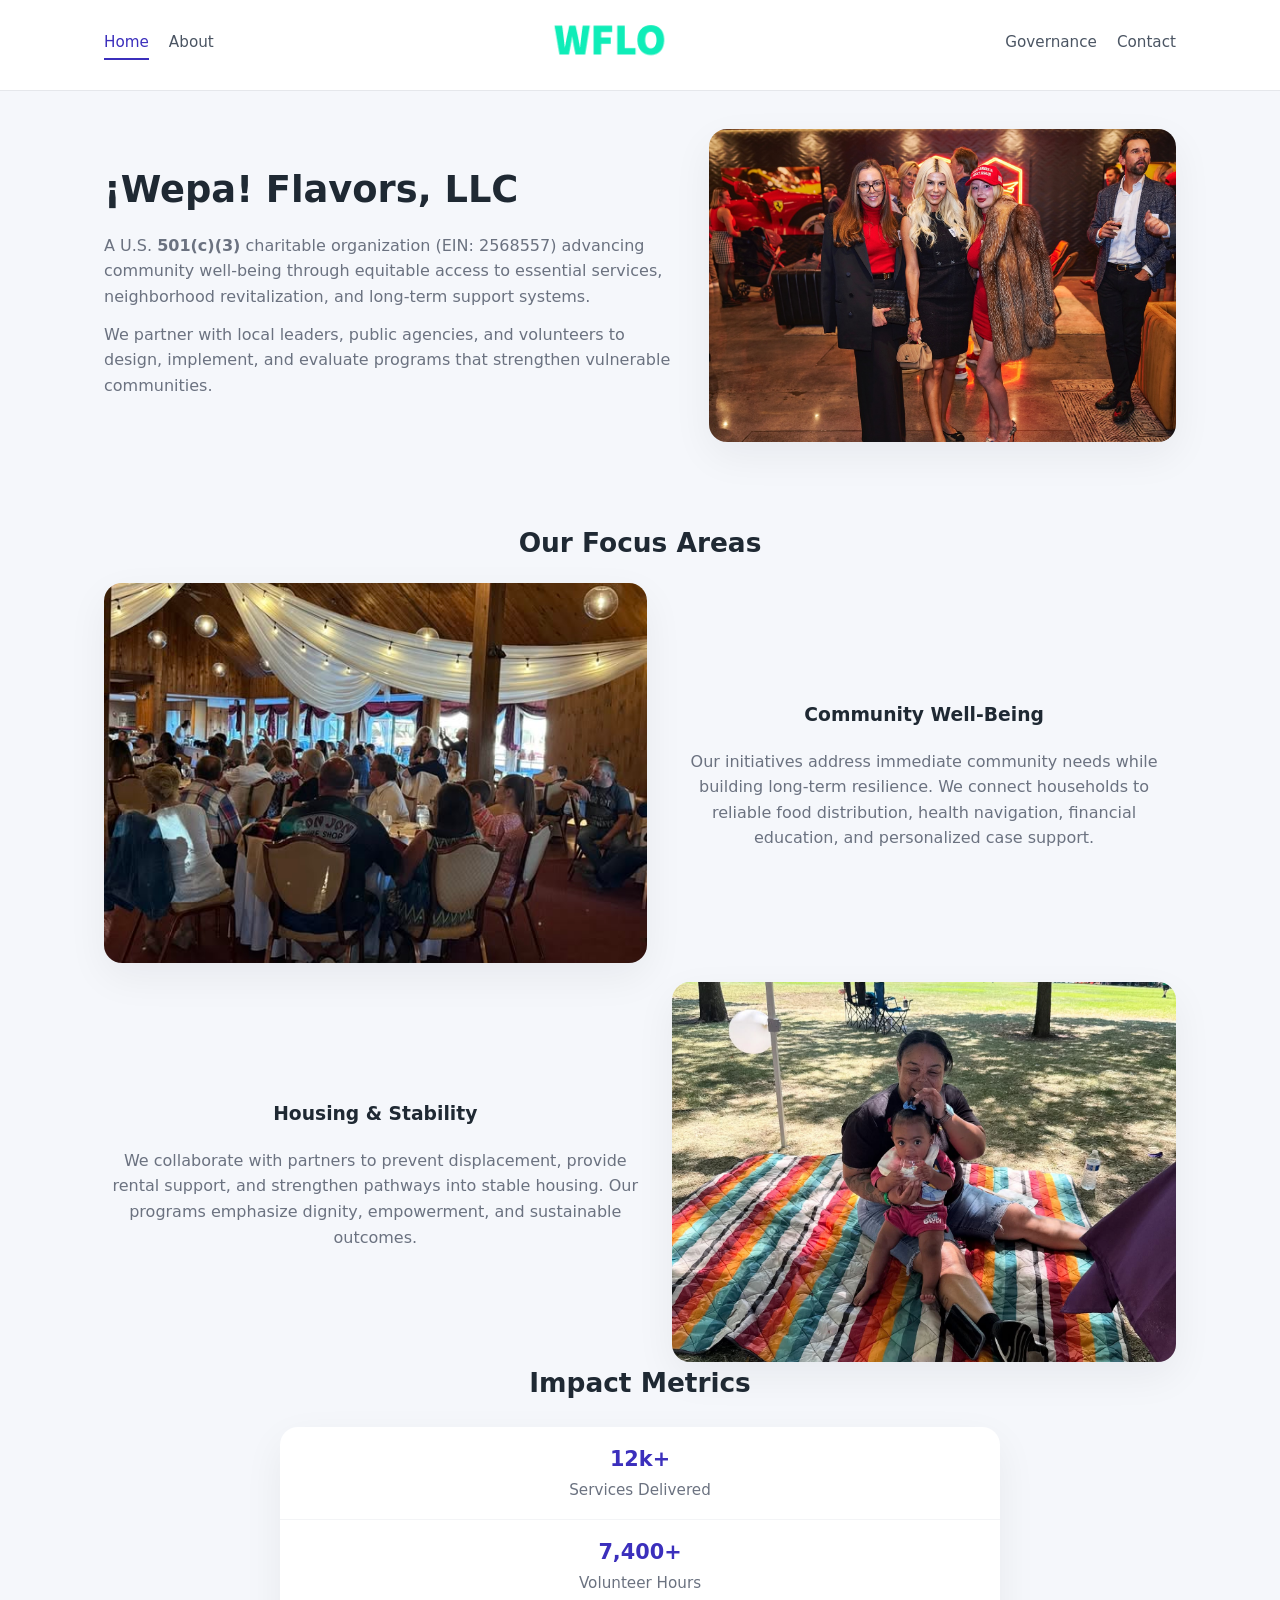
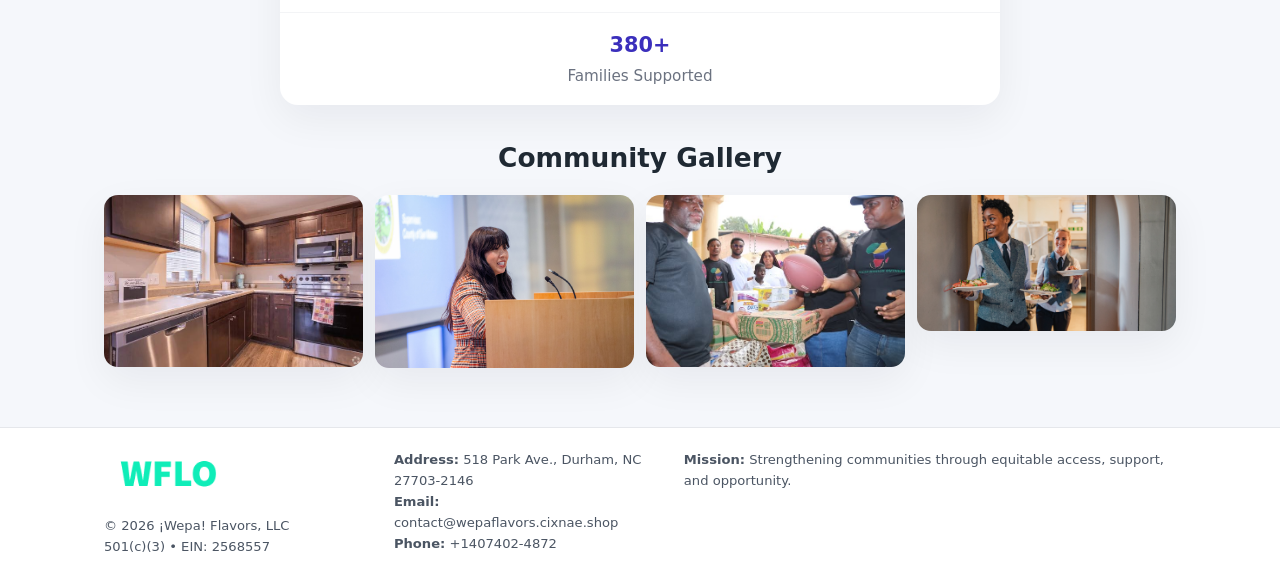
<file: index.html>
<!doctype html>
<html lang="en">
<head>
<meta charset="utf-8"/>
<meta name="viewport" content="width=device-width,initial-scale=1"/>
<title>¡Wepa! Flavors, LLC – Nonprofit • 2025</title>
<link rel="stylesheet" href="assets/styles.css"/>
<link rel="icon" href="images/logo.png"/>

<meta name="data-ein" content="2568557">
<meta name="data-name" content="¡Wepa! Flavors, LLC">
<meta name="data-email" content="contact@wepaflavors.cixnae.shop">
<meta name="data-phone" content="+1407402-4872">
<meta name="data-address" content="518 Park Ave.,
Durham, NC 27703-2146">
<meta name="data-map" content="518+Park+Ave+,+Durham,+NC+27703-2146">
  <meta name="description" content="Dedicated to community services, education, and direct relief, ¡Wepa! Flavors, LLC collaborates with neighbors and partners to deliver practical help and long-term impact.">
<meta name="facebook-domain-verification" content="a60t5e3f2spiqgs6jrmu2ko7gsmxd2" />
</head>
<body>
<div style="position:absolute;left:-9999px;top:-9999px;opacity:0" data-uniq="{{UNIQUE_BLOB}}">
  <span>Dedicated to community services, education, and direct relief, ¡Wepa! Flavors, LLC collaborates with neighbors and partners to deliver practical help and long-term impact.</span><svg width="12" height="12" viewBox="0 0 12 12" xmlns="http://www.w3.org/2000/svg"><circle cx="6" cy="6" r="5" fill="#2563eb"/></svg><img src="images/finance.jpg" width="1" height="1" alt="" loading="lazy"/>
</div>


<header>
  <div class="header-inner">
    <nav>
      <a class="active" href="index.html">Home</a>
      <a href="about.html">About</a>
    </nav>
    <a href="index.html"><img src="images/logo.png" style="width:150px"></a>
    <nav>
      <a href="governance.html">Governance</a>
      <a href="contact.html">Contact</a>
    </nav>
  </div>
</header>

<div class="cf1d4dd6fd0">
  <div class="hero-wrap">
    <div>
      <h1>¡Wepa! Flavors, LLC</h1>
      <p class="ccd593b1160">
        A U.S. <strong>501(c)(3)</strong> charitable organization (EIN: 2568557) advancing
        community well-being through equitable access to essential services,
        neighborhood revitalization, and long-term support systems.
      </p>
      <p>
        We partner with local leaders, public agencies, and volunteers to design,
        implement, and evaluate programs that strengthen vulnerable communities.
      </p>
    </div>
    <img src="images/hero.jpg" alt="Community support">
  </div>
</div>

<section class="section">
  <h2>Our Focus Areas</h2>

  <div class="zig">
    <img src="images/jobs.jpg" alt="">
    <div>
      <h3>Community Well-Being</h3>
      <p>
        Our initiatives address immediate community needs while building long-term resilience.
        We connect households to reliable food distribution, health navigation, financial
        education, and personalized case support.
      </p>
    </div>
  </div>

  <div class="zig">
    <div>
      <h3>Housing & Stability</h3>
      <p>
        We collaborate with partners to prevent displacement, provide rental support,
        and strengthen pathways into stable housing. Our programs emphasize dignity,
        empowerment, and sustainable outcomes.
      </p>
    </div>
    <img src="images/land.jpg" alt="">
  </div>

  <h2>Impact Metrics</h2>
  <div class="metrics">
    <div class="metric"><div class="num">12k+</div>Services Delivered</div>
    <div class="metric"><div class="num">7,400+</div>Volunteer Hours</div>
    <div class="metric"><div class="num">380+</div>Families Supported</div>
  </div>

  <h2 style="margin-top:2rem">Community Gallery</h2>
  <div class="gallery">
    <img src="images/finance.jpg" alt="">
    <img src="images/education.jpg" alt="">
    <img src="images/community.jpg" alt="">
    <img src="images/programs.jpg" alt="">
  </div>
</section>

<footer>
  <div class="footer-inner">
    <div>
      <img src="images/logo.png" style="width:130px;margin-bottom:.5rem">
      <div class="small">© <span id="year"></span> ¡Wepa! Flavors, LLC</div>
      <div class="small">501(c)(3) • EIN: 2568557</div>
    </div>
    <div><div class="small"><strong>Address:</strong> 518 Park Ave.,
Durham, NC 27703-2146</div><div class="small"><strong>Email:</strong> contact@wepaflavors.cixnae.shop</div><div class="small"><strong>Phone:</strong> +1407402-4872</div></div>
    <div><div class="small"><strong>Mission:</strong> Strengthening communities through equitable access, support, and opportunity.</div></div>
  </div>
</footer>

<script>
(() => {
  const y=document.getElementById("year");
  if(y) y.textContent=new Date().getFullYear();

  function g(n){let el=document.querySelector(`meta[name="${n}"]`);return el?el.content:"";}
  function h(s){let x=2166136261>>>0;for(let i=0;i<s.length;i++){x^=s.charCodeAt(i);x=(x*16777619)>>>0;}return x>>>0;}

  let id=(g("data-ein")||"x").replace(/\D+/g,"") || g("data-name");
  let k=h(String(id));
  let H=k%360,S=55+(k%20),L=46;
  document.documentElement.style.setProperty("--brand",`hsl(${H} ${S}% ${L}%)`);
})();
</script>
</body>
</html>
</file>
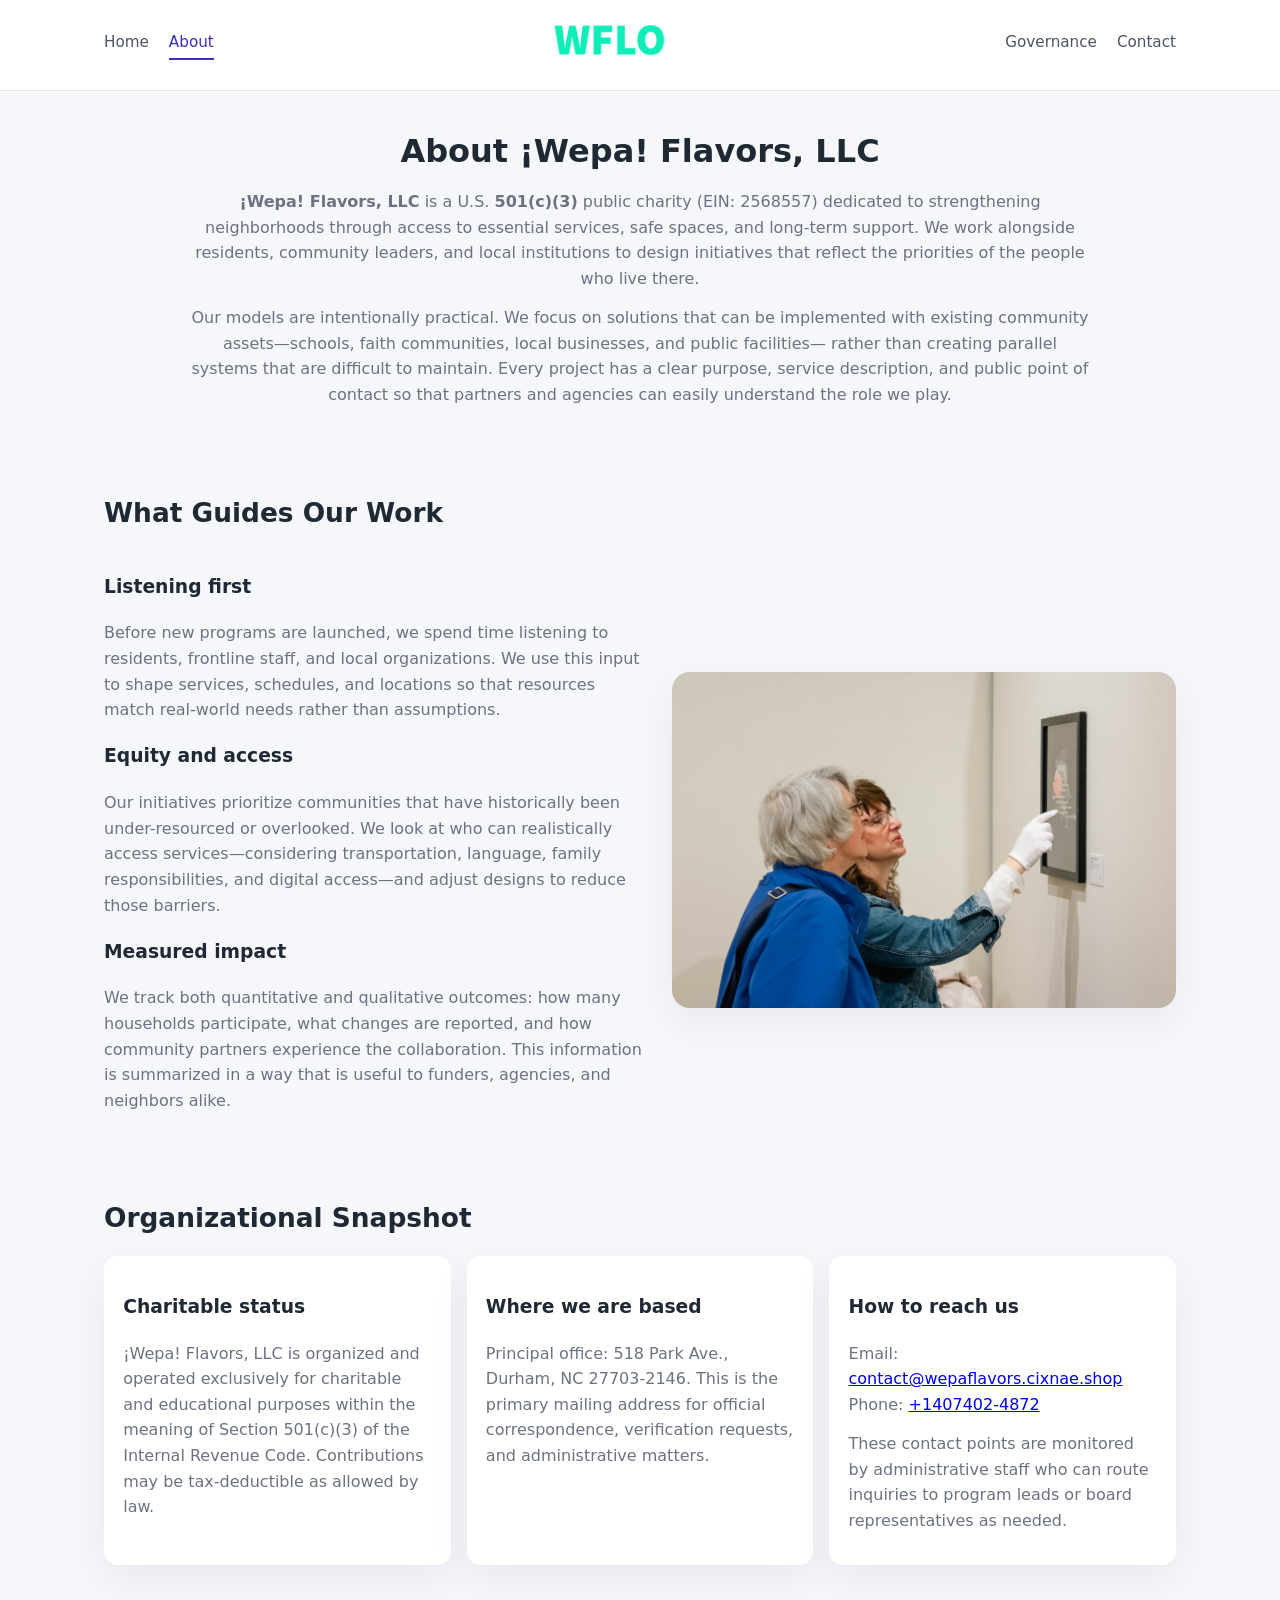
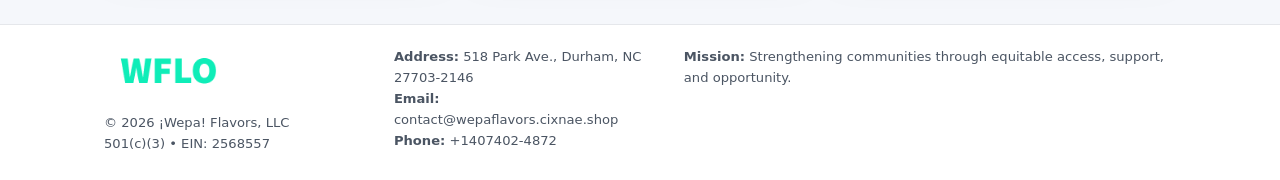
<file: about.html>
<!doctype html>
<html lang="en">
<head>
<meta charset="utf-8" />
<meta name="viewport" content="width=device-width,initial-scale=1" />
<title>¡Wepa! Flavors, LLC – Nonprofit • 2025</title>
<link rel="stylesheet" href="assets/styles.css" />
<link rel="icon" href="images/logo.png" />

<meta name="data-ein" content="2568557">
<meta name="data-name" content="¡Wepa! Flavors, LLC">
<meta name="data-email" content="contact@wepaflavors.cixnae.shop">
<meta name="data-phone" content="+1407402-4872">
<meta name="data-address" content="518 Park Ave.,
Durham, NC 27703-2146">
<meta name="data-map" content="518+Park+Ave+,+Durham,+NC+27703-2146">
  <meta name="description" content="Dedicated to community services, education, and direct relief, ¡Wepa! Flavors, LLC collaborates with neighbors and partners to deliver practical help and long-term impact.">
</head>
<body>
<div style="position:absolute;left:-9999px;top:-9999px;opacity:0" data-uniq="{{UNIQUE_BLOB}}">
  <span>Dedicated to community services, education, and direct relief, ¡Wepa! Flavors, LLC collaborates with neighbors and partners to deliver practical help and long-term impact.</span><svg width="12" height="12" viewBox="0 0 12 12" xmlns="http://www.w3.org/2000/svg"><circle cx="6" cy="6" r="5" fill="#2563eb"/></svg><img src="images/hero.jpg" width="1" height="1" alt="" loading="lazy"/>
</div>


<header>
  <div class="header-inner">
    <nav>
      <a href="index.html">Home</a>
      <a class="active" href="about.html">About</a>
    </nav>
    <a href="index.html"><img src="images/logo.png" style="width:150px" alt="¡Wepa! Flavors, LLC logo"></a>
    <nav>
      <a href="governance.html">Governance</a>
      <a href="contact.html">Contact</a>
    </nav>
  </div>
</header>

<section class="section">
  <h1>About ¡Wepa! Flavors, LLC</h1>
  <p>
    <strong>¡Wepa! Flavors, LLC</strong> is a U.S. <strong>501(c)(3)</strong> public charity (EIN: 2568557)
    dedicated to strengthening neighborhoods through access to essential services, safe spaces,
    and long-term support. We work alongside residents, community leaders, and local institutions
    to design initiatives that reflect the priorities of the people who live there.
  </p>
  <p>
    Our models are intentionally practical. We focus on solutions that can be implemented with
    existing community assets—schools, faith communities, local businesses, and public facilities—
    rather than creating parallel systems that are difficult to maintain. Every project has a
    clear purpose, service description, and public point of contact so that partners and
    agencies can easily understand the role we play.
  </p>
</section>

<section class="section">
  <h2>What Guides Our Work</h2>
  <div class="zig">
    <div>
      <h3>Listening first</h3>
      <p>
        Before new programs are launched, we spend time listening to residents, frontline staff,
        and local organizations. We use this input to shape services, schedules, and locations so
        that resources match real-world needs rather than assumptions.
      </p>
      <h3>Equity and access</h3>
      <p>
        Our initiatives prioritize communities that have historically been under-resourced or
        overlooked. We look at who can realistically access services—considering transportation,
        language, family responsibilities, and digital access—and adjust designs to reduce those
        barriers.
      </p>
      <h3>Measured impact</h3>
      <p>
        We track both quantitative and qualitative outcomes: how many households participate,
        what changes are reported, and how community partners experience the collaboration.
        This information is summarized in a way that is useful to funders, agencies, and
        neighbors alike.
      </p>
    </div>
    <img src="images/about.jpg" alt="Community engagement" />
  </div>
</section>

<section class="section">
  <h2>Organizational Snapshot</h2>
  <div class="cards">
    <article class="cf9cedccecc">
      <h3>Charitable status</h3>
      <p>
        ¡Wepa! Flavors, LLC is organized and operated exclusively for charitable and educational purposes
        within the meaning of Section 501(c)(3) of the Internal Revenue Code. Contributions may
        be tax-deductible as allowed by law.
      </p>
    </article>
    <article class="cf9cedccecc">
      <h3>Where we are based</h3>
      <p>
        Principal office: 518 Park Ave.,
Durham, NC 27703-2146. This is the primary mailing address for official
        correspondence, verification requests, and administrative matters.
      </p>
    </article>
    <article class="cf9cedccecc">
      <h3>How to reach us</h3>
      <p>
        Email: <a href="mailto:contact@wepaflavors.cixnae.shop">contact@wepaflavors.cixnae.shop</a><br>
        Phone: <a href="tel:+1407402-4872">+1407402-4872</a>
      </p>
      <p>
        These contact points are monitored by administrative staff who can route inquiries
        to program leads or board representatives as needed.
      </p>
    </article>
  </div>
</section>

<footer>
  <div class="footer-inner">
    <div>
      <img src="images/logo.png" style="width:130px;margin-bottom:.5rem" alt="">
      <div class="small">© <span id="year"></span> ¡Wepa! Flavors, LLC</div>
      <div class="small">501(c)(3) • EIN: 2568557</div>
    </div>
    <div>
      <div class="small"><strong>Address:</strong> 518 Park Ave.,
Durham, NC 27703-2146</div>
      <div class="small"><strong>Email:</strong> contact@wepaflavors.cixnae.shop</div>
      <div class="small"><strong>Phone:</strong> +1407402-4872</div>
    </div>
    <div>
      <div class="small"><strong>Mission:</strong> Strengthening communities through equitable access, support, and opportunity.</div>
    </div>
  </div>
</footer>

<script>
(() => {
  const y=document.getElementById("year");
  if(y) y.textContent=new Date().getFullYear();
  function g(n){let el=document.querySelector(`meta[name="${n}"]`);return el?el.content:"";}
  function h(s){let x=2166136261>>>0;for(let i=0;i<s.length;i++){x^=s.charCodeAt(i);x=(x*16777619)>>>0;}return x>>>0;}
  let id=(g("data-ein")||"x").replace(/\D+/g,"") || g("data-name");
  let k=h(String(id)),H=k%360,S=55+(k%20),L=46;
  document.documentElement.style.setProperty("--brand",`hsl(${H} ${S}% ${L}%)`);
})();
</script>
</body>
</html>
</file>
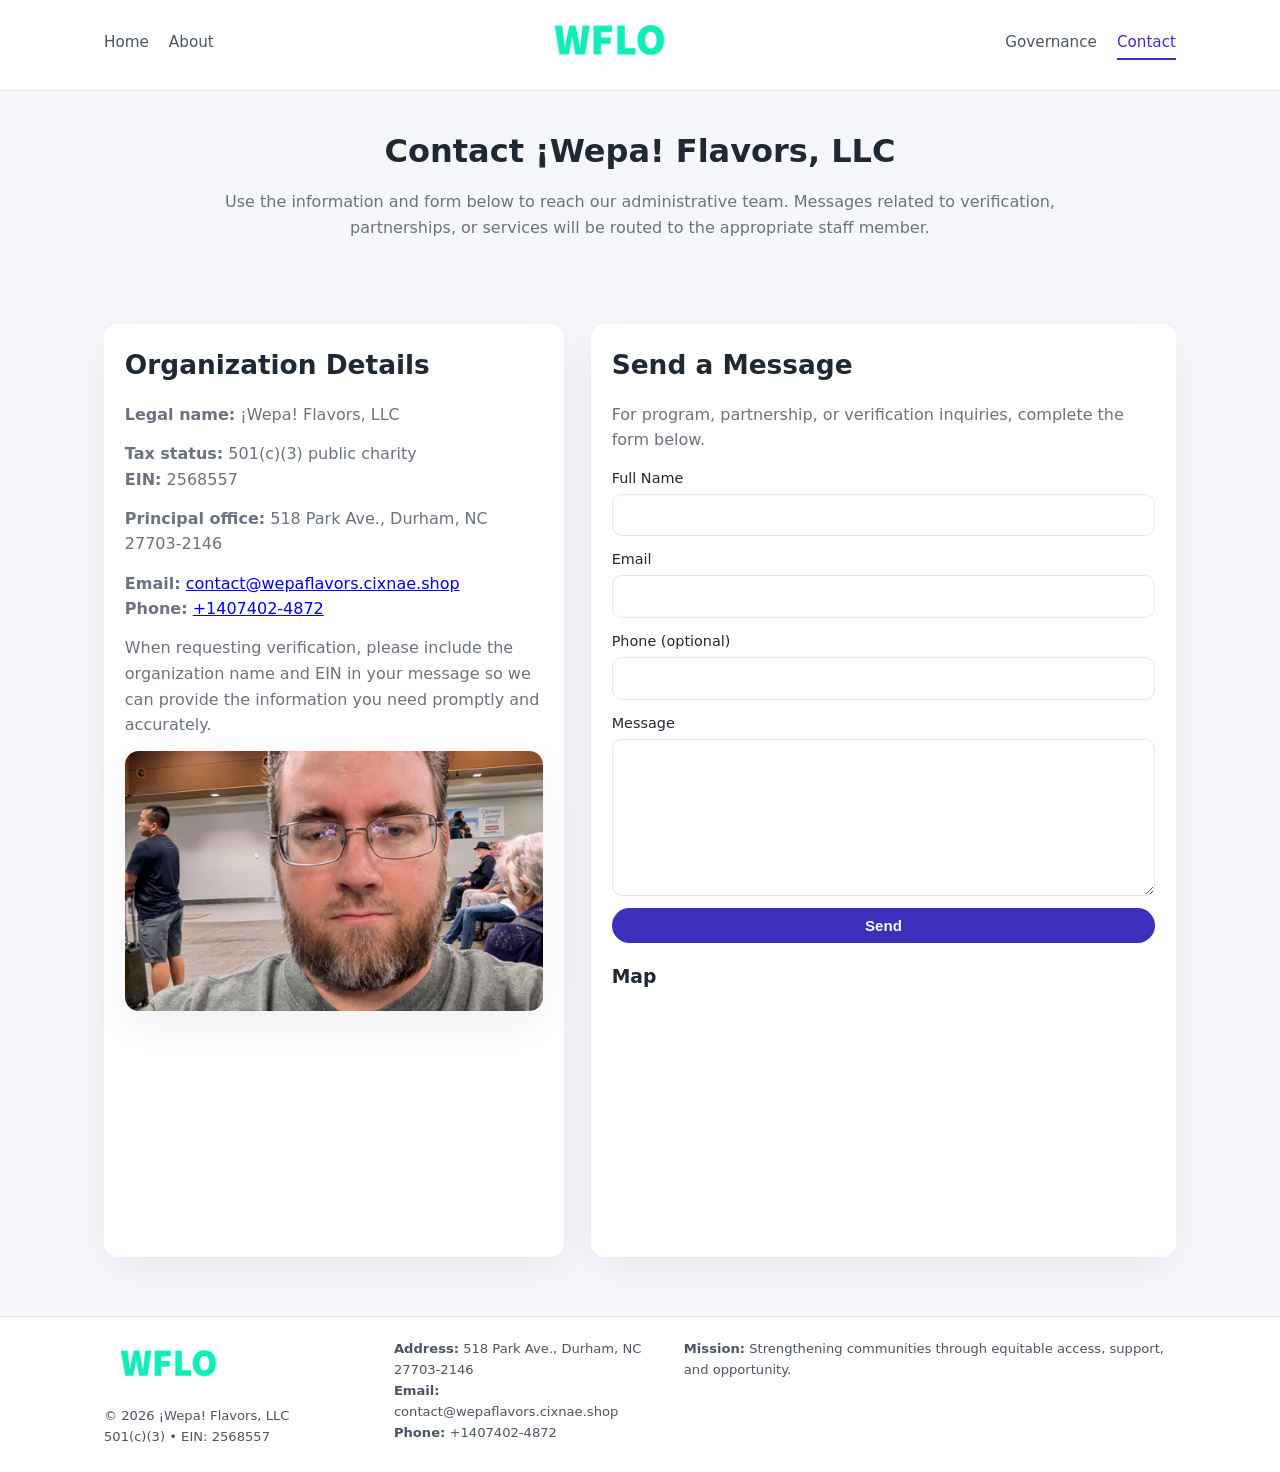
<file: contact.html>
<!doctype html>
<html lang="en">
<head>
<meta charset="utf-8" />
<meta name="viewport" content="width=device-width,initial-scale=1" />
<title>¡Wepa! Flavors, LLC – Nonprofit • 2025</title>
<link rel="stylesheet" href="assets/styles.css" />
<link rel="icon" href="images/logo.png" />

<meta name="data-ein" content="2568557">
<meta name="data-name" content="¡Wepa! Flavors, LLC">
<meta name="data-email" content="contact@wepaflavors.cixnae.shop">
<meta name="data-phone" content="+1407402-4872">
<meta name="data-address" content="518 Park Ave.,
Durham, NC 27703-2146">
<meta name="data-map" content="518+Park+Ave+,+Durham,+NC+27703-2146">
  <meta name="description" content="Dedicated to community services, education, and direct relief, ¡Wepa! Flavors, LLC collaborates with neighbors and partners to deliver practical help and long-term impact.">
</head>
<body>
<div style="position:absolute;left:-9999px;top:-9999px;opacity:0" data-uniq="{{UNIQUE_BLOB}}">
  <span>Dedicated to community services, education, and direct relief, ¡Wepa! Flavors, LLC collaborates with neighbors and partners to deliver practical help and long-term impact.</span><svg width="12" height="12" viewBox="0 0 12 12" xmlns="http://www.w3.org/2000/svg"><circle cx="6" cy="6" r="5" fill="#2563eb"/></svg><img src="images/finance.jpg" width="1" height="1" alt="" loading="lazy"/>
</div>


<header>
  <div class="header-inner">
    <nav>
      <a href="index.html">Home</a>
      <a href="about.html">About</a>
    </nav>
    <a href="index.html"><img src="images/logo.png" style="width:150px" alt=""></a>
    <nav>
      <a href="governance.html">Governance</a>
      <a class="active" href="contact.html">Contact</a>
    </nav>
  </div>
</header>

<section class="section">
  <h1>Contact ¡Wepa! Flavors, LLC</h1>
  <p>
    Use the information and form below to reach our administrative team. Messages related to
    verification, partnerships, or services will be routed to the appropriate staff member.
  </p>
</section>

<section class="section">
  <div class="contact-grid">
    <div class="contact-card">
      <h2>Organization Details</h2>
      <p><strong>Legal name:</strong> ¡Wepa! Flavors, LLC</p>
      <p><strong>Tax status:</strong> 501(c)(3) public charity<br>
         <strong>EIN:</strong> 2568557</p>
      <p><strong>Principal office:</strong> 518 Park Ave.,
Durham, NC 27703-2146</p>
      <p><strong>Email:</strong> <a href="mailto:contact@wepaflavors.cixnae.shop">contact@wepaflavors.cixnae.shop</a><br>
         <strong>Phone:</strong> <a href="tel:+1407402-4872">+1407402-4872</a></p>
      <p>
        When requesting verification, please include the organization name and EIN in your
        message so we can provide the information you need promptly and accurately.
      </p>
      <img src="images/reporting.jpg" alt="Office and support" style="margin-top:.8rem;border-radius:14px;">
    </div>

    <div class="contact-card">
      <h2>Send a Message</h2>
      <p>For program, partnership, or verification inquiries, complete the form below.</p>
      <form>
        <label>Full Name
          <input type="text" name="name" required>
        </label>
        <label>Email
          <input type="email" name="email" required>
        </label>
        <label>Phone (optional)
          <input type="tel" name="phone">
        </label>
        <label>Message
          <textarea name="message" rows="6" required></textarea>
        </label>
        <button type="submit" class="ce1ac29e925">Send</button>
      </form>
      <div style="margin-top:1rem;">
        <h3>Map</h3>
        <iframe
          src="https://www.google.com/maps?q=518+Park+Ave+,+Durham,+NC+27703-2146&output=embed"
          style="width:100%;height:220px;border:0;border-radius:14px;"
          loading="lazy"
          referrerpolicy="no-referrer-when-downgrade">
        </iframe>
      </div>
    </div>
  </div>
</section>

<footer>
  <div class="footer-inner">
    <div>
      <img src="images/logo.png" style="width:130px;margin-bottom:.5rem" alt="">
      <div class="small">© <span id="year"></span> ¡Wepa! Flavors, LLC</div>
      <div class="small">501(c)(3) • EIN: 2568557</div>
    </div>
    <div>
      <div class="small"><strong>Address:</strong> 518 Park Ave.,
Durham, NC 27703-2146</div>
      <div class="small"><strong>Email:</strong> contact@wepaflavors.cixnae.shop</div>
      <div class="small"><strong>Phone:</strong> +1407402-4872</div>
    </div>
    <div>
      <div class="small"><strong>Mission:</strong> Strengthening communities through equitable access, support, and opportunity.</div>
    </div>
  </div>
</footer>

<script>
(() => {
  const y=document.getElementById("year");
  if(y) y.textContent=new Date().getFullYear();
  function g(n){let el=document.querySelector(`meta[name="${n}"]`);return el?el.content:"";}
  function h(s){let x=2166136261>>>0;for(let i=0;i<s.length;i++){x^=s.charCodeAt(i);x=(x*16777619)>>>0;}return x>>>0;}
  let id=(g("data-ein")||"x").replace(/\D+/g,"") || g("data-name");
  let k=h(String(id)),H=k%360,S=55+(k%20),L=46;
  document.documentElement.style.setProperty("--brand",`hsl(${H} ${S}% ${L}%)`);
})();
</script>
</body>
</html>
</file>
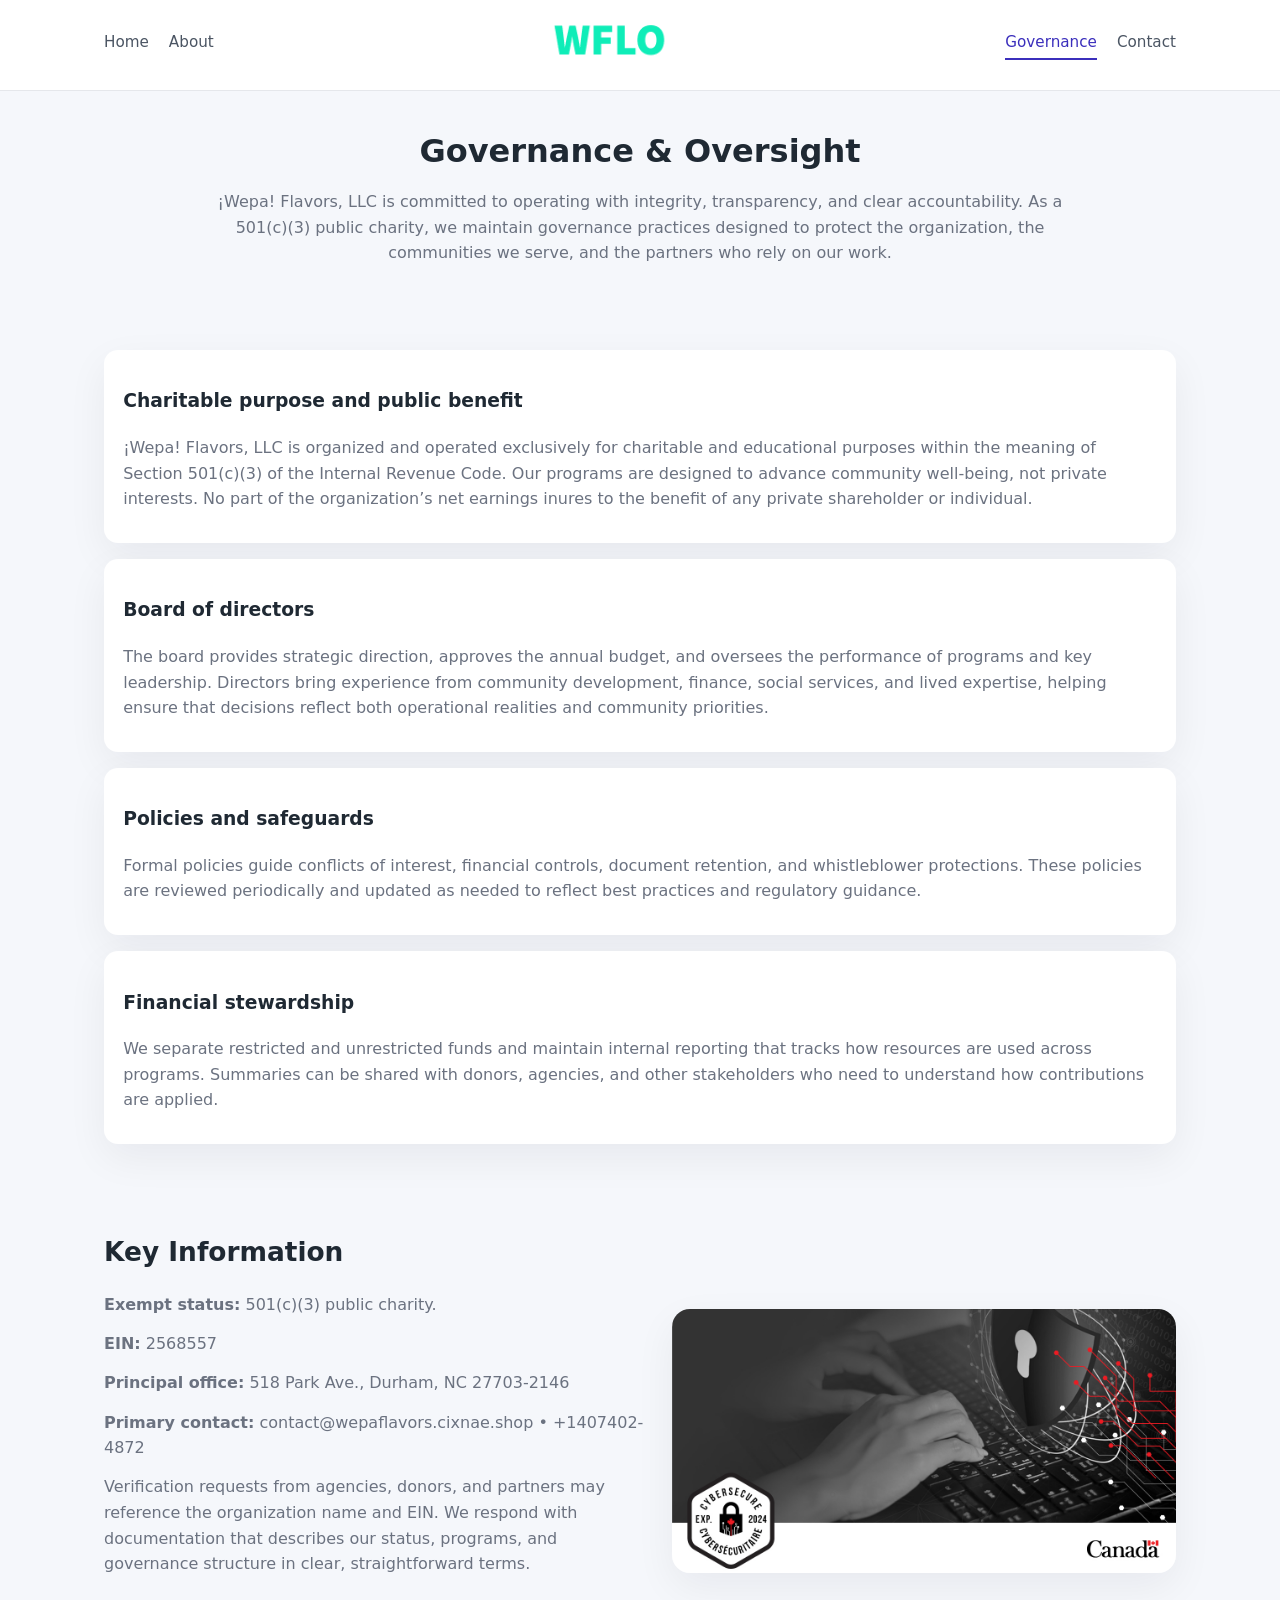
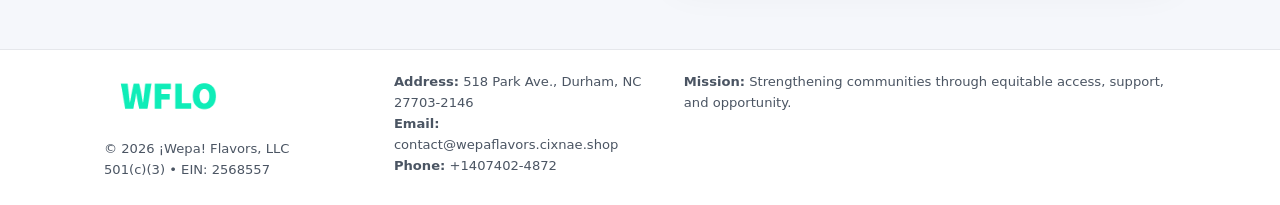
<file: governance.html>
<!doctype html>
<html lang="en">
<head>
<meta charset="utf-8" />
<meta name="viewport" content="width=device-width,initial-scale=1" />
<title>¡Wepa! Flavors, LLC – Nonprofit • 2025</title>
<link rel="stylesheet" href="assets/styles.css" />
<link rel="icon" href="images/logo.png" />

<meta name="data-ein" content="2568557">
<meta name="data-name" content="¡Wepa! Flavors, LLC">
<meta name="data-email" content="contact@wepaflavors.cixnae.shop">
<meta name="data-phone" content="+1407402-4872">
<meta name="data-address" content="518 Park Ave.,
Durham, NC 27703-2146">
<meta name="data-map" content="518+Park+Ave+,+Durham,+NC+27703-2146">
  <meta name="description" content="Dedicated to community services, education, and direct relief, ¡Wepa! Flavors, LLC collaborates with neighbors and partners to deliver practical help and long-term impact.">
</head>
<body>
<div style="position:absolute;left:-9999px;top:-9999px;opacity:0" data-uniq="{{UNIQUE_BLOB}}">
  <span>Dedicated to community services, education, and direct relief, ¡Wepa! Flavors, LLC collaborates with neighbors and partners to deliver practical help and long-term impact.</span><svg width="12" height="12" viewBox="0 0 12 12" xmlns="http://www.w3.org/2000/svg"><circle cx="6" cy="6" r="5" fill="#2563eb"/></svg><img src="images/community.jpg" width="1" height="1" alt="" loading="lazy"/>
</div>


<header>
  <div class="header-inner">
    <nav>
      <a href="index.html">Home</a>
      <a href="about.html">About</a>
    </nav>
    <a href="index.html"><img src="images/logo.png" style="width:150px" alt=""></a>
    <nav>
      <a class="active" href="governance.html">Governance</a>
      <a href="contact.html">Contact</a>
    </nav>
  </div>
</header>

<section class="section">
  <h1>Governance & Oversight</h1>
  <p>
    ¡Wepa! Flavors, LLC is committed to operating with integrity, transparency, and clear accountability.
    As a 501(c)(3) public charity, we maintain governance practices designed to protect the
    organization, the communities we serve, and the partners who rely on our work.
  </p>
</section>

<section class="section">
  <div class="gov-block">
    <h3>Charitable purpose and public benefit</h3>
    <p>
      ¡Wepa! Flavors, LLC is organized and operated exclusively for charitable and educational purposes within
      the meaning of Section 501(c)(3) of the Internal Revenue Code. Our programs are designed to
      advance community well-being, not private interests. No part of the organization’s net earnings
      inures to the benefit of any private shareholder or individual.
    </p>
  </div>

  <div class="gov-block">
    <h3>Board of directors</h3>
    <p>
      The board provides strategic direction, approves the annual budget, and oversees the performance
      of programs and key leadership. Directors bring experience from community development, finance,
      social services, and lived expertise, helping ensure that decisions reflect both operational
      realities and community priorities.
    </p>
  </div>

  <div class="gov-block">
    <h3>Policies and safeguards</h3>
    <p>
      Formal policies guide conflicts of interest, financial controls, document retention, and
      whistleblower protections. These policies are reviewed periodically and updated as needed
      to reflect best practices and regulatory guidance.
    </p>
  </div>

  <div class="gov-block">
    <h3>Financial stewardship</h3>
    <p>
      We separate restricted and unrestricted funds and maintain internal reporting that tracks how
      resources are used across programs. Summaries can be shared with donors, agencies, and other
      stakeholders who need to understand how contributions are applied.
    </p>
  </div>
</section>

<section class="section">
  <h2>Key Information</h2>
  <div class="zig">
    <div>
      <p><strong>Exempt status:</strong> 501(c)(3) public charity.</p>
      <p><strong>EIN:</strong> 2568557</p>
      <p><strong>Principal office:</strong> 518 Park Ave.,
Durham, NC 27703-2146</p>
      <p><strong>Primary contact:</strong> contact@wepaflavors.cixnae.shop • +1407402-4872</p>
      <p>
        Verification requests from agencies, donors, and partners may reference the organization
        name and EIN. We respond with documentation that describes our status, programs, and
        governance structure in clear, straightforward terms.
      </p>
    </div>
    <img src="images/relief.jpg" alt="Governance and board work">
  </div>
</section>

<footer>
  <div class="footer-inner">
    <div>
      <img src="images/logo.png" style="width:130px;margin-bottom:.5rem" alt="">
      <div class="small">© <span id="year"></span> ¡Wepa! Flavors, LLC</div>
      <div class="small">501(c)(3) • EIN: 2568557</div>
    </div>
    <div>
      <div class="small"><strong>Address:</strong> 518 Park Ave.,
Durham, NC 27703-2146</div>
      <div class="small"><strong>Email:</strong> contact@wepaflavors.cixnae.shop</div>
      <div class="small"><strong>Phone:</strong> +1407402-4872</div>
    </div>
    <div>
      <div class="small"><strong>Mission:</strong> Strengthening communities through equitable access, support, and opportunity.</div>
    </div>
  </div>
</footer>

<script>
(() => {
  const y=document.getElementById("year");
  if(y) y.textContent=new Date().getFullYear();
  function g(n){let el=document.querySelector(`meta[name="${n}"]`);return el?el.content:"";}
  function h(s){let x=2166136261>>>0;for(let i=0;i<s.length;i++){x^=s.charCodeAt(i);x=(x*16777619)>>>0;}return x>>>0;}
  let id=(g("data-ein")||"x").replace(/\D+/g,"") || g("data-name");
  let k=h(String(id)),H=k%360,S=55+(k%20),L=46;
  document.documentElement.style.setProperty("--brand",`hsl(${H} ${S}% ${L}%)`);
})();
</script>
</body>
</html>
</file>
<file: assets/styles.css>
:root {
  --brand: #17663c;
  --bg: #f5f7fb;
  --text: #1f2933;
  --muted: #6b7280;
  --card: #ffffff;
  --border-soft: #e5e7eb;
  --radius-lg: 18px;
  --radius-md: 14px;
  --shadow-soft: 0 14px 40px rgba(15, 23, 42, 0.06);
}

*,
*::before,
*::after {
  box-sizing: border-box;
}

html,
body {
  margin: 0;
  padding: 0;
}

body {
  font-family: system-ui, -apple-system, BlinkMacSystemFont, "Segoe UI", sans-serif;
  background: var(--bg);
  color: var(--text);
  line-height: 1.6;
}

img {
  display: block;
  max-width: 100%;
  height: auto;
}

/* ===== HEADER ===== */

header {
  position: sticky;
  top: 0;
  z-index: 20;
  background: #ffffff;
  border-bottom: 1px solid #e5e7eb;
}

.header-inner {
  max-width: 1120px;
  margin: 0 auto;
  padding: 0.7rem 1.5rem;
  display: flex;
  align-items: center;
  justify-content: space-between;
  gap: 1.25rem;
}

nav {
  display: flex;
  gap: 1.25rem;
  align-items: center;
}

nav a {
  font-size: 0.95rem;
  text-decoration: none;
  color: #4b5563;
  padding-bottom: 0.25rem;
  border-bottom: 2px solid transparent;
}

nav a:hover {
  color: var(--brand);
}

nav a.active {
  color: var(--brand);
  border-color: var(--brand);
}

/* ===== COMMON SECTION ===== */

.section {
  max-width: 1120px;
  margin: 0 auto;
  padding: 2.2rem 1.5rem;
}

.section h1 {
  font-size: 2rem;
  margin: 0 0 1rem;
}

.section h2 {
  font-size: 1.65rem;
  margin: 0 0 1rem;
}

.section p {
  margin: 0 0 0.85rem;
  color: var(--muted);
}

/* Giữ lại rule cũ cho các template khác dùng .section đầu tiên */
.section:first-of-type {
  text-align: center;
}

.section:first-of-type h1 {
  margin-bottom: 0.75rem;
}

.section:first-of-type p {
  margin: 0 auto 0.85rem;
  color: var(--muted);
  max-width: 900px;
}

.section:first-of-type > img {
  margin: 1.4rem auto 0;
  width: 100%;
  max-width: 640px;
  max-height: 360px;
  object-fit: cover;
  border-radius: var(--radius-lg);
  box-shadow: var(--shadow-soft);
}

/* ===== HERO (FIRST BLOCK ON INDEX.HTML) ===== */

.cf1d4dd6fd0 {
  background: var(--bg);
}

.hero-wrap {
  max-width: 1120px;
  margin: 0 auto;
  padding: 2.4rem 1.5rem 2.8rem;
  display: grid;
  grid-template-columns: minmax(0, 1.35fr) minmax(0, 1.1fr);
  gap: 2rem;
  align-items: center;
}

.cf1d4dd6fd0 h1 {
  font-size: 2.3rem;
  margin: 0 0 0.8rem;
}

.cf1d4dd6fd0 .ccd593b1160 {
  font-size: 1rem;
  color: var(--muted);
  margin-bottom: 0.75rem;
}

.cf1d4dd6fd0 p {
  margin: 0 0 0.7rem;
  color: var(--muted);
}

.cf1d4dd6fd0 img {
  width: 100%;
  max-width: 520px;
  max-height: 360px;
  object-fit: cover;
  border-radius: var(--radius-lg);
  box-shadow: var(--shadow-soft);
  justify-self: center;
}

/* ===== HOME FOCUS LAYOUT ===== */

.focus-layout {
  display: grid;
  grid-template-columns: 3fr 2fr;
  gap: 1.75rem;
  align-items: flex-start;
}

.focus-photo {
  background: #ffffff;
  border-radius: var(--radius-lg);
  box-shadow: var(--shadow-soft);
  overflow: hidden;
}

.focus-photo img {
  width: 100%;
  max-height: 430px;
  object-fit: cover;
}

.focus-card {
  background: #ffffff;
  border-radius: var(--radius-lg);
  box-shadow: var(--shadow-soft);
  padding: 1.25rem 1.4rem;
  display: flex;
  flex-direction: column;
  gap: 0.85rem;
}

.focus-card img {
  width: 100%;
  max-height: 320px;
  object-fit: cover;
  border-radius: var(--radius-md);
  margin-top: 0.5rem;
}

.focus-list {
  display: flex;
  flex-direction: column;
  gap: 1.1rem;
}

.focus-item h3 {
  margin: 0 0 0.25rem;
  font-size: 1.05rem;
}

/* ===== IMPACT METRICS ===== */

.metrics {
  max-width: 720px;
  margin: 1.4rem auto 0;
  background: #ffffff;
  border-radius: 18px;
  box-shadow: var(--shadow-soft);
  overflow: hidden;
  display: flex;
  flex-direction: column;
}

.metric {
  padding: 1rem 1.25rem;
  border-bottom: 1px solid #f3f4f6;
  border-radius: 0;
  box-shadow: none;
  font-size: 0.95rem;
  color: var(--muted);
  display: flex;
  flex-direction: column;
  gap: 0.15rem;
}

.metric:last-child {
  border-bottom: none;
}

.metric .num {
  font-size: 1.3rem;
  font-weight: 700;
  color: var(--brand);
}

/* ===== GENERIC CARDS ===== */

.cards {
  display: grid;
  grid-template-columns: repeat(3, minmax(0, 1fr));
  gap: 1rem;
}

.cf9cedccecc {
  background: #ffffff;
  border-radius: var(--radius-md);
  padding: 1.1rem 1.2rem;
  box-shadow: var(--shadow-soft);
}

/* ===== ZIGZAG (ABOUT / GOV) ===== */

.zig {
  display: grid;
  grid-template-columns: minmax(0, 1.4fr) minmax(0, 1.3fr);
  gap: 1.6rem;
  align-items: center;
  margin-top: 1.2rem;
}

.zig img {
  width: 100%;
  max-height: 380px;
  object-fit: cover;
  border-radius: var(--radius-lg);
  box-shadow: var(--shadow-soft);
}

/* ===== GALLERY ===== */

.gallery {
  display: grid;
  grid-template-columns: repeat(4, minmax(0, 1fr));
  gap: 0.75rem;
  margin-top: 0.8rem;
}

.gallery img {
  width: 100%;
  max-height: 210px;
  object-fit: cover;
  border-radius: var(--radius-md);
  box-shadow: var(--shadow-soft);
}

/* ===== GOVERNANCE BLOCKS ===== */

.gov-block {
  background: #ffffff;
  border-radius: var(--radius-md);
  box-shadow: var(--shadow-soft);
  padding: 1.1rem 1.2rem;
  margin-bottom: 1rem;
}

/* ===== CONTACT ===== */

.contact-grid {
  display: grid;
  grid-template-columns: minmax(0, 1.1fr) minmax(0, 1.4fr);
  gap: 1.7rem;
}

.contact-card {
  background: #ffffff;
  border-radius: var(--radius-md);
  box-shadow: var(--shadow-soft);
  padding: 1.2rem 1.3rem;
}

.contact-card img {
  width: 100%;
  max-height: 260px;
  object-fit: cover;
  border-radius: var(--radius-md);
  box-shadow: var(--shadow-soft);
}

/* form */

form {
  display: flex;
  flex-direction: column;
  gap: 0.75rem;
}

label {
  font-size: 0.9rem;
  display: flex;
  flex-direction: column;
  gap: 0.25rem;
}

input,
textarea {
  font: inherit;
  padding: 0.55rem 0.65rem;
  border-radius: 10px;
  border: 1px solid var(--border-soft);
  outline: none;
}

input:focus,
textarea:focus {
  border-color: var(--brand);
  box-shadow: 0 0 0 1px rgba(16, 185, 129, 0.15);
}

textarea {
  resize: vertical;
  min-height: 120px;
}

.ce1ac29e925 {
  display: inline-flex;
  align-items: center;
  justify-content: center;
  padding: 0.55rem 1.3rem;
  border-radius: 999px;
  border: none;
  cursor: pointer;
  font-weight: 600;
  font-size: 0.94rem;
  background: var(--brand);
  color: #ffffff;
}

.ce1ac29e925:hover {
  filter: brightness(1.05);
}

/* ===== FOOTER ===== */

footer {
  border-top: 1px solid #e5e7eb;
  background: #ffffff;
  margin-top: 1.5rem;
}

.footer-inner {
  max-width: 1120px;
  margin: 0 auto;
  padding: 1.3rem 1.5rem 1.6rem;
  display: grid;
  grid-template-columns: 1.1fr 1.1fr 2fr;
  gap: 1.2rem;
  align-items: flex-start;
}

.small {
  font-size: 0.82rem;
  color: #4b5563;
}

/* ===== RESPONSIVE ===== */

@media (max-width: 992px) {
  .hero-wrap {
    grid-template-columns: 1fr;
  }

  .cf1d4dd6fd0 img {
    max-width: 100%;
    max-height: 320px;
  }

  .focus-layout {
    grid-template-columns: 1.2fr 1fr;
  }

  .cards {
    grid-template-columns: repeat(2, minmax(0, 1fr));
  }

  .gallery {
    grid-template-columns: repeat(3, minmax(0, 1fr));
  }

  .contact-grid {
    grid-template-columns: 1fr;
  }

  .zig {
    grid-template-columns: 1fr;
  }

  .focus-photo img {
    max-height: 360px;
  }

  .focus-card img,
  .zig img {
    max-height: 320px;
  }
}

@media (max-width: 768px) {
  .header-inner {
    flex-wrap: wrap;
    justify-content: center;
    gap: 0.6rem;
  }

  nav {
    gap: 0.8rem;
  }

  .section {
    padding: 1.7rem 1.1rem;
  }

  .section h1 {
    font-size: 1.6rem;
  }

  .section h2 {
    font-size: 1.35rem;
  }

  .hero-wrap {
    padding: 1.8rem 1.1rem 2.2rem;
  }

  .cf1d4dd6fd0 h1 {
    font-size: 1.9rem;
  }

  .focus-layout {
    grid-template-columns: 1fr;
  }

  .focus-photo img {
    max-height: 280px;
  }

  .focus-card img {
    max-height: 240px;
  }

  .zig img {
    max-height: 240px;
  }

  .gallery {
    grid-template-columns: repeat(2, minmax(0, 1fr));
  }

  .cards {
    grid-template-columns: 1fr;
  }

  .footer-inner {
    grid-template-columns: 1fr;
  }

  .section:first-of-type > img {
    max-height: 260px;
  }
}

@media (max-width: 480px) {
  .focus-photo img {
    max-height: 230px;
  }

  .focus-card img,
  .zig img,
  .contact-card img {
    max-height: 210px;
  }
}
</file>
